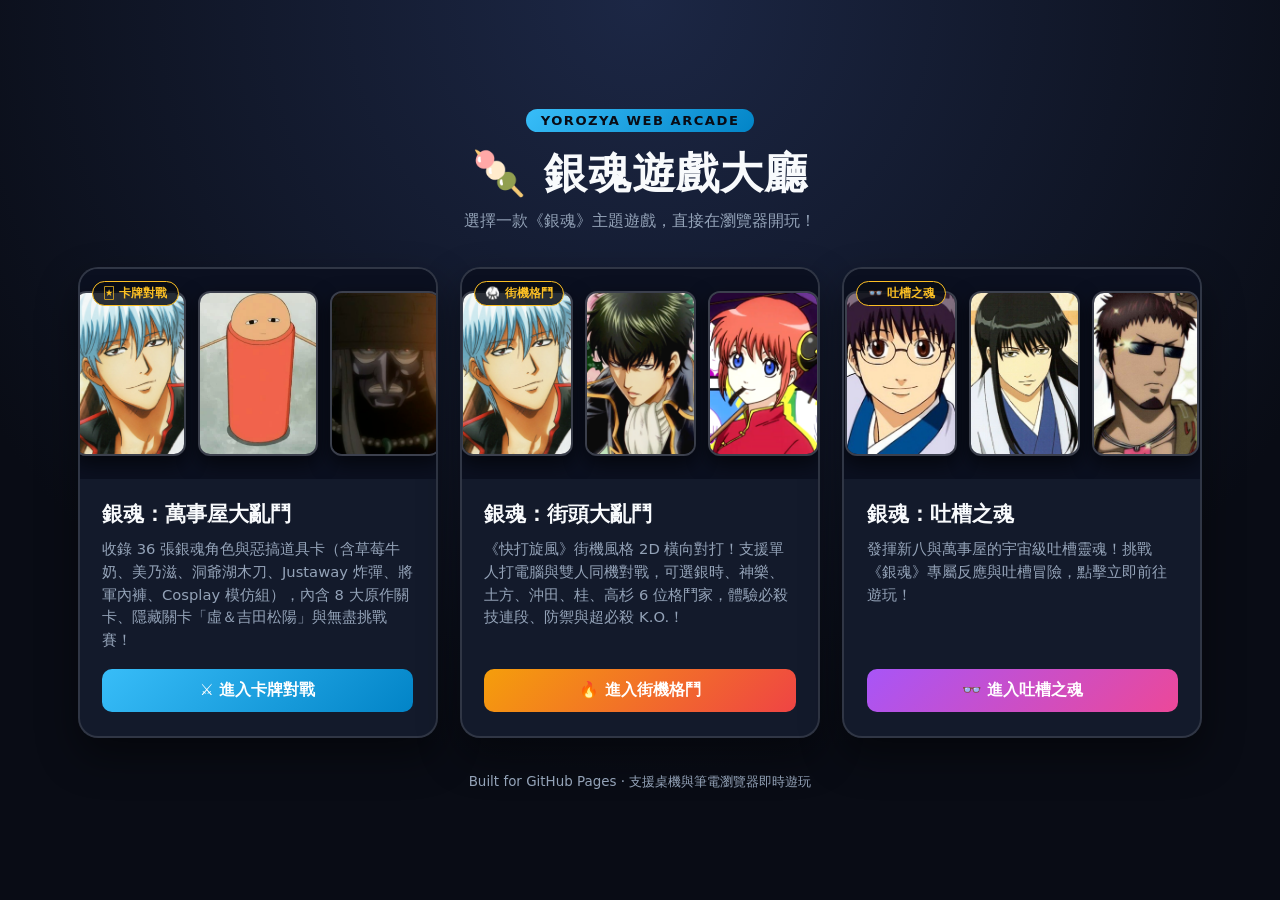
<file: index.html>
<!DOCTYPE html>
<html lang="zh-Hant">
<head>
  <meta charset="UTF-8" />
  <meta name="viewport" content="width=device-width, initial-scale=1.0" />
  <title>銀魂遊戲大廳 — GINTAMA WEB ARCADE</title>
  <style>
    :root {
      --bg: #090c15;
      --panel: #131a2b;
      --border: rgba(255, 255, 255, 0.12);
      --gold: #fbbf24;
      --cyan: #38bdf8;
      --crimson: #ef4444;
      --text: #f8fafc;
      --muted: #94a3b8;
    }
    * { box-sizing: border-box; margin: 0; padding: 0; }
    body {
      font-family: "Noto Sans TC", "Microsoft JhengHei", system-ui, sans-serif;
      background: radial-gradient(circle at top center, #1c2745 0%, var(--bg) 70%);
      color: var(--text);
      min-height: 100vh;
      display: flex;
      flex-direction: column;
      align-items: center;
      justify-content: center;
      padding: 2rem 1.2rem;
    }
    .header {
      text-align: center;
      margin-bottom: 2.2rem;
    }
    .badge {
      display: inline-block;
      background: linear-gradient(135deg, #38bdf8, #0284c7);
      color: #090c15;
      font-weight: 900;
      padding: 0.25rem 0.9rem;
      border-radius: 999px;
      font-size: 0.82rem;
      letter-spacing: 1.5px;
      margin-bottom: 0.75rem;
    }
    .header h1 {
      font-size: clamp(1.8rem, 4vw, 2.7rem);
      letter-spacing: 1px;
      margin-bottom: 0.5rem;
    }
    .header p {
      color: var(--muted);
      font-size: 1rem;
    }
    .grid {
      display: grid;
      grid-template-columns: repeat(auto-fit, minmax(min(100%, 280px), 360px));
      gap: 1.4rem;
      width: 100%;
      max-width: 1180px;
      justify-content: center;
    }
    .game-card {
      background: var(--panel);
      border: 2px solid var(--border);
      border-radius: 20px;
      overflow: hidden;
      display: flex;
      flex-direction: column;
      text-decoration: none;
      color: inherit;
      transition: transform 0.2s ease, border-color 0.2s ease, box-shadow 0.2s ease;
      box-shadow: 0 18px 40px rgba(0, 0, 0, 0.45);
    }
    .game-card:hover {
      transform: translateY(-6px);
      border-color: var(--gold);
      box-shadow: 0 22px 50px rgba(251, 191, 36, 0.22);
    }
    .thumb {
      height: 210px;
      background: #0b1020;
      display: flex;
      align-items: center;
      justify-content: center;
      gap: 0.75rem;
      padding: 1rem;
      position: relative;
      overflow: hidden;
    }
    .thumb img {
      height: 165px;
      width: 120px;
      object-fit: cover;
      object-position: top center;
      border-radius: 12px;
      border: 2px solid rgba(255, 255, 255, 0.2);
      box-shadow: 0 8px 20px rgba(0, 0, 0, 0.6);
    }
    .tag {
      position: absolute;
      top: 12px;
      left: 12px;
      background: rgba(9, 12, 21, 0.85);
      border: 1px solid var(--gold);
      color: var(--gold);
      font-size: 0.75rem;
      font-weight: 800;
      padding: 0.2rem 0.65rem;
      border-radius: 999px;
    }
    .body {
      padding: 1.3rem 1.4rem 1.5rem;
      display: flex;
      flex-direction: column;
      gap: 0.65rem;
      flex: 1;
    }
    .body h2 {
      font-size: 1.3rem;
    }
    .body p {
      color: var(--muted);
      font-size: 0.92rem;
      line-height: 1.55;
      flex: 1;
    }
    .play-btn {
      display: inline-block;
      text-align: center;
      margin-top: 0.4rem;
      padding: 0.7rem 1.2rem;
      border-radius: 10px;
      font-weight: 800;
      font-size: 0.98rem;
      background: linear-gradient(135deg, #38bdf8, #0284c7);
      color: #fff;
    }
    .game-card.fighter .play-btn {
      background: linear-gradient(135deg, #f59e0b, #ef4444);
    }
    .game-card.tsukkomi .play-btn {
      background: linear-gradient(135deg, #a855f7, #ec4899);
    }
    .footer {
      margin-top: 2.2rem;
      color: var(--muted);
      font-size: 0.84rem;
    }
  </style>
</head>
<body>
  <header class="header">
    <span class="badge">YOROZYA WEB ARCADE</span>
    <h1>🍡 銀魂遊戲大廳</h1>
    <p>選擇一款《銀魂》主題遊戲，直接在瀏覽器開玩！</p>
  </header>

  <main class="grid">
    <a class="game-card" href="./card-game/">
      <div class="thumb">
        <span class="tag">🃏 卡牌對戰</span>
        <img src="./card-game/assets/cards/char_672.png" alt="坂田銀時" />
        <img src="./card-game/assets/cards/item_justaway.png" alt="Justaway" />
        <img src="./card-game/assets/cards/char_124135.png" alt="虛" />
      </div>
      <div class="body">
        <h2>銀魂：萬事屋大亂鬥</h2>
        <p>收錄 36 張銀魂角色與惡搞道具卡（含草莓牛奶、美乃滋、洞爺湖木刀、Justaway 炸彈、將軍內褲、Cosplay 模仿組），內含 8 大原作關卡、隱藏關卡「虛＆吉田松陽」與無盡挑戰賽！</p>
        <span class="play-btn">⚔️ 進入卡牌對戰</span>
      </div>
    </a>

    <a class="game-card fighter" href="./street-fighter/">
      <div class="thumb">
        <span class="tag">🥋 街機格鬥</span>
        <img src="./street-fighter/assets/gintoki.png" alt="坂田銀時" />
        <img src="./street-fighter/assets/hijikata.png" alt="土方十四郎" />
        <img src="./street-fighter/assets/kagura.png" alt="神樂" />
      </div>
      <div class="body">
        <h2>銀魂：街頭大亂鬥</h2>
        <p>《快打旋風》街機風格 2D 橫向對打！支援單人打電腦與雙人同機對戰，可選銀時、神樂、土方、沖田、桂、高杉 6 位格鬥家，體驗必殺技連段、防禦與超必殺 K.O.！</p>
        <span class="play-btn">🔥 進入街機格鬥</span>
      </div>
    </a>

    <a class="game-card tsukkomi" href="https://joselee12oc-max.github.io/gintama-soul-of-tsukkomi/">
      <div class="thumb">
        <span class="tag">👓 吐槽之魂</span>
        <img src="./card-game/assets/cards/char_673.jpg" alt="志村新八" />
        <img src="./card-game/assets/cards/char_1533.png" alt="桂小太郎" />
        <img src="./card-game/assets/cards/char_3760.png" alt="長谷川泰三" />
      </div>
      <div class="body">
        <h2>銀魂：吐槽之魂</h2>
        <p>發揮新八與萬事屋的宇宙級吐槽靈魂！挑戰《銀魂》專屬反應與吐槽冒險，點擊立即前往遊玩！</p>
        <span class="play-btn">👓 進入吐槽之魂</span>
      </div>
    </a>
  </main>

  <footer class="footer">
    Built for GitHub Pages · 支援桌機與筆電瀏覽器即時遊玩
  </footer>
</body>
</html>
</file>
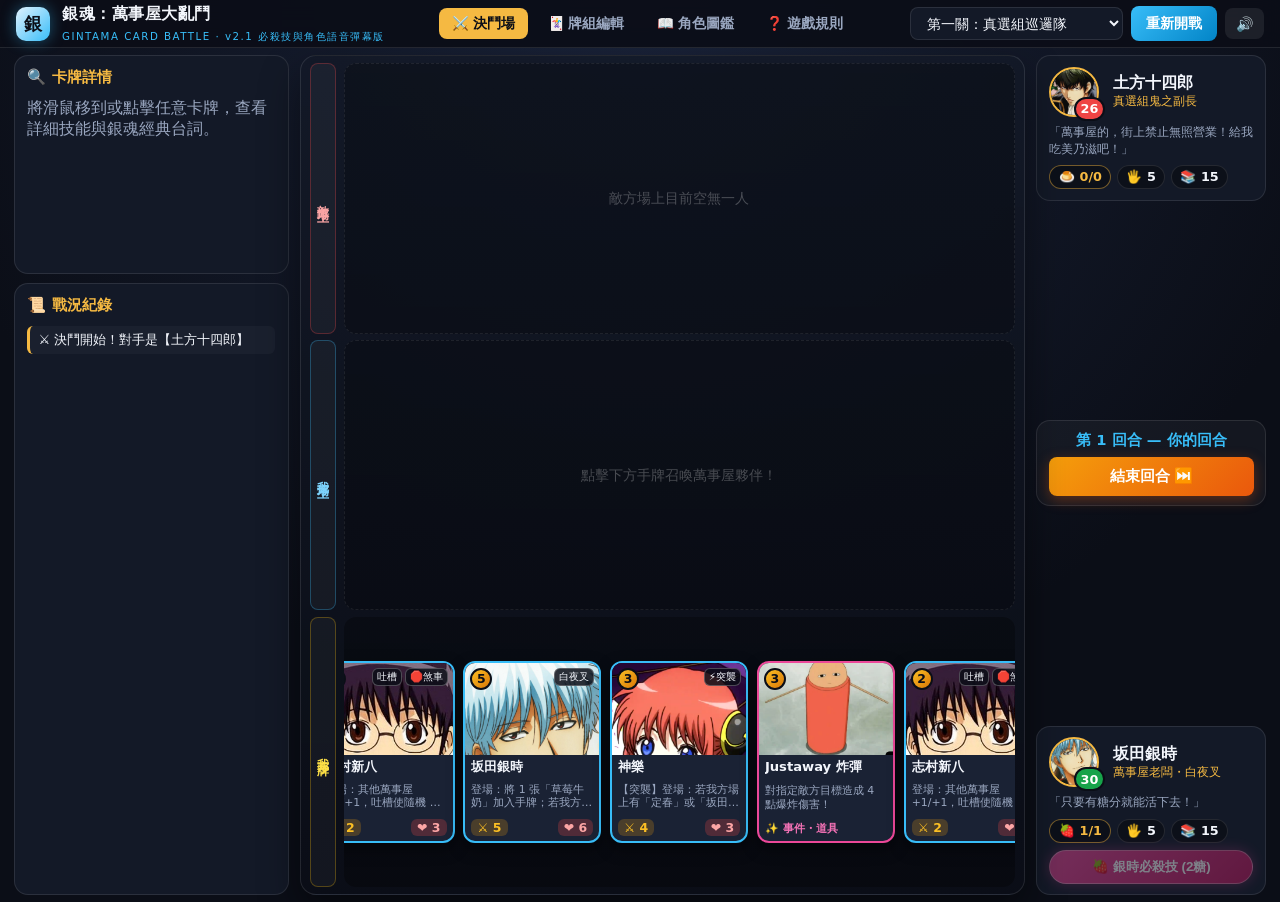
<file: card-game/index.html>
<!DOCTYPE html>
<html lang="zh-Hant">
<head>
  <meta charset="UTF-8" />
  <meta name="viewport" content="width=device-width, initial-scale=1.0" />
  <meta http-equiv="Cache-Control" content="no-cache, no-store, must-revalidate" />
  <meta http-equiv="Pragma" content="no-cache" />
  <meta http-equiv="Expires" content="0" />
  <title>銀魂：萬事屋大亂鬥 v2.1 — Gintama Card Battle</title>
  <link rel="stylesheet" href="styles.css?v=20261118_2" />
</head>
<body>
  <div id="app">
    <!-- Top Navigation Bar -->
    <header class="topbar">
      <div class="brand">
        <span class="brand-badge">銀</span>
        <div class="brand-text">
          <h1>銀魂：萬事屋大亂鬥</h1>
          <span class="subtitle">GINTAMA CARD BATTLE · v2.1 必殺技與角色語音彈幕版</span>
        </div>
      </div>

      <nav class="nav-tabs" aria-label="主選單">
        <button class="nav-btn active" data-tab="battle">⚔️ 決鬥場</button>
        <button class="nav-btn" data-tab="deck">🃏 牌組編輯</button>
        <button class="nav-btn" data-tab="gallery">📖 角色圖鑑</button>
        <button class="nav-btn" data-tab="rules">❓ 遊戲規則</button>
      </nav>

      <div class="topbar-actions">
        <select id="stage-select" class="stage-select" title="選擇關卡"></select>
        <button id="btn-new-game" class="btn btn-primary">重新開戰</button>
        <button id="btn-sound" class="btn btn-icon" title="音效開關">🔊</button>
      </div>
    </header>

    <!-- Main Content Views -->
    <main class="main-container">
      <!-- BATTLE VIEW -->
      <section id="view-battle" class="view active">
        <div class="battle-layout">
          <!-- 左側欄：敵我雙方主將 ＋ 回合控制 -->
          <aside class="hero-column">
            <!-- Enemy Hero Card -->
            <div class="hero-bar enemy-hero" id="enemy-hero-box">
              <div class="hero-profile">
                <div class="hero-avatar-wrap">
                  <img id="enemy-avatar" src="" alt="Enemy" class="hero-avatar" />
                  <span class="hero-hp-badge" id="enemy-hp">30</span>
                </div>
                <div class="hero-meta">
                  <div class="hero-name" id="enemy-name">土方十四郎</div>
                  <div class="hero-title" id="enemy-title">真選組鬼之副長</div>
                </div>
              </div>
              <div class="hero-quote" id="enemy-taunt">「給我多加點美乃滋！」</div>
              <div class="hero-resources">
                <div class="resource-pill sugar-pill" title="敵方糖分">
                  <span>🍮</span> <span id="enemy-sugar">1/1</span>
                </div>
                <div class="resource-pill" title="敵方手牌">
                  <span>🖐️</span> <span id="enemy-hand-count">3</span>
                </div>
                <div class="resource-pill" title="敵方牌庫">
                  <span>📚</span> <span id="enemy-deck-count">17</span>
                </div>
              </div>
            </div>

            <!-- Center Status Strip -->
            <div class="center-strip">
              <div class="turn-indicator" id="turn-indicator">第 1 回合 — 你的回合</div>
              <div class="targeting-banner hidden" id="targeting-banner">
                <span id="targeting-text">請選擇目標</span>
                <button id="btn-cancel-target" class="btn btn-sm btn-ghost">取消</button>
              </div>
              <button id="btn-end-turn" class="btn btn-end-turn">結束回合 ⏭️</button>
            </div>

            <!-- Player Hero Card -->
            <div class="hero-bar player-hero" id="player-hero-box">
              <div class="hero-profile">
                <div class="hero-avatar-wrap">
                  <img id="player-avatar" src="" alt="Player" class="hero-avatar" />
                  <span class="hero-hp-badge player-hp" id="player-hp">30</span>
                </div>
                <div class="hero-meta">
                  <div class="hero-name">坂田銀時</div>
                  <div class="hero-title">萬事屋老闆・白夜叉</div>
                </div>
              </div>
              <div class="hero-quote" id="player-taunt">「只要有糖分就能活下去！」</div>
              <div class="hero-resources">
                <div class="resource-pill sugar-pill" title="可用糖分">
                  <span>🍓</span> <span id="player-sugar">1/1</span>
                </div>
                <div class="resource-pill" title="手牌數量">
                  <span>🖐️</span> <span id="player-hand-count">3</span>
                </div>
                <div class="resource-pill" title="牌庫剩餘">
                  <span>📚</span> <span id="player-deck-count">17</span>
                </div>
              </div>
              <button id="btn-hero-skill" class="btn hero-skill-btn" title="每回合限1次：消耗2糖分，回復2體力並對敵方全體造成1點傷害（≤15血變為2點）">
                🍓 銀時必殺技 (2糖)
              </button>
            </div>
          </aside>

          <!-- 中央主戰場：只放敵方場上、我方場上、手牌，空間超大字體清晰！ -->
          <div class="arena">
            <div class="arena-zone">
              <span class="zone-label enemy-label">敵方場上</span>
              <div class="board-row enemy-board" id="enemy-board"></div>
            </div>

            <div class="arena-zone">
              <span class="zone-label player-label">我方場上</span>
              <div class="board-row player-board" id="player-board"></div>
            </div>

            <div class="arena-zone hand-zone">
              <span class="zone-label hand-label">我方手牌</span>
              <div class="hand-tray" id="player-hand"></div>
            </div>

            <!-- 漫畫風角色台詞彈幕 -->
            <div id="comic-toast" class="comic-toast hidden">
              <img id="toast-avatar" src="assets/cards/char_672.png" alt="" />
              <div>
                <div id="toast-speaker" class="toast-speaker">坂田銀時</div>
                <div id="toast-text" class="toast-text">「只要有糖分就能活下去！」</div>
              </div>
            </div>
          </div>

          <!-- Right Sidebar: Card Inspector & Battle Log -->
          <aside class="battle-sidebar">
            <div class="panel inspector-panel">
              <h3>🔍 卡牌詳情</h3>
              <div id="card-inspector" class="inspector-content">
                <p class="muted">將滑鼠移到或點擊任意卡牌，查看詳細技能與銀魂經典台詞。</p>
              </div>
            </div>
            <div class="panel log-panel">
              <h3>📜 戰況紀錄</h3>
              <div id="battle-log" class="battle-log"></div>
            </div>
          </aside>
        </div>
      </section>

      <!-- DECK BUILDER VIEW -->
      <section id="view-deck" class="view">
        <div class="deck-layout">
          <div class="deck-collection">
            <div class="view-header">
              <h2>所有可用卡牌</h2>
              <div class="filter-bar">
                <button class="filter-btn active" data-faction="all">全部</button>
                <button class="filter-btn" data-faction="yorozuya">萬事屋</button>
                <button class="filter-btn" data-faction="shinsengumi">真選組</button>
                <button class="filter-btn" data-faction="joui">攘夷・鬼兵隊</button>
                <button class="filter-btn" data-faction="kabukicho">歌舞伎町・其他</button>
                <button class="filter-btn" data-faction="spell">事件・道具</button>
              </div>
            </div>
            <div id="deck-card-pool" class="card-grid"></div>
          </div>
          <aside class="deck-sidebar panel">
            <div class="deck-sidebar-header">
              <h3>我的牌組 (<span id="deck-count">0</span>/20)</h3>
              <div class="deck-actions">
                <button id="btn-reset-deck" class="btn btn-sm btn-ghost">預設牌組</button>
                <button id="btn-save-deck" class="btn btn-sm btn-primary">套用並開戰</button>
              </div>
            </div>
            <p class="muted small">點擊左側卡牌加入（每張最多 2 張），點擊右側列表移除。需滿 20 張。</p>
            <div id="current-deck-list" class="deck-list"></div>
          </aside>
        </div>
      </section>

      <!-- GALLERY VIEW -->
      <section id="view-gallery" class="view">
        <div class="view-header">
          <h2>📖 銀魂角色與道具圖鑑</h2>
          <p class="muted">收錄萬事屋、真選組、攘夷志士、歌舞伎町住民與經典搞笑道具！</p>
        </div>
        <div id="gallery-grid" class="card-grid gallery-grid"></div>
      </section>

      <!-- RULES VIEW -->
      <section id="view-rules" class="view">
        <div class="rules-card panel">
          <h2>❓ 銀魂：萬事屋大亂鬥 — 完整遊戲規則</h2>
          <div class="rules-grid">
            <div class="rule-block">
              <h3>1. 回合流程與糖分 🍓</h3>
              <ul>
                <li><strong>開局與補牌</strong>：雙方各有 20 張牌組，開局直接抽滿 <strong>5 張手牌</strong>；每當出牌使手牌低於 5 張時，會自動從牌庫<strong>隨時補滿 5 張</strong>（直到牌庫抽完）。</li>
                <li><strong>回合開始</strong>：糖分上限 +1（最高 10 點）並補滿，同時抽 1 張牌（手牌上限 5 張）。</li>
                <li><strong>出牌</strong>：點擊手牌中糖分足夠（藍色發光）的卡牌，即可召喚角色上場或施放事件／道具。</li>
              </ul>
            </div>
            <div class="rule-block">
              <h3>2. 召喚、攻擊與操作 ⚔️</h3>
              <ul>
                <li>場上最多可同時存在 <strong>5 名角色</strong>。</li>
                <li>一般角色登場當回合需待機；<strong>綠框發光</strong>代表本回合可攻擊。</li>
                <li><strong>攻擊方式</strong>：點擊己方綠框角色 → 再點擊敵方角色或敵方主將！</li>
                <li><strong>指定道具</strong>：點擊需要目標的道具卡後，點選對應的友方或敵方目標（可按「取消」收回）。</li>
              </ul>
            </div>
            <div class="rule-block">
              <h3>3. 前列防線與技能關鍵詞 🛡️</h3>
              <ul>
                <li><strong>嘲諷 (前列擋箭牌)</strong>：敵人必須先擊敗所有具「嘲諷」的角色，才能攻擊其他角色或主將。</li>
                <li><strong>煞車 (停攻控場 🛑)</strong>：中了「煞車」的角色下回合無法攻擊（如將軍大人、新八吐槽、月詠苦無、阿姆斯特朗砲）。</li>
                <li><strong>護盾 (🛡️)</strong>：抵擋第一次受到的戰鬥或技能傷害，破盾後才開始扣血。</li>
                <li><strong>突襲</strong>：登場當回合即可立刻攻擊。</li>
                <li><strong>登場 / 亡語 / 白夜叉</strong>：進場或退場時觸發特殊效果；銀時在我方 ≤ 15 血時會覺醒！</li>
              </ul>
            </div>
            <div class="rule-block">
              <h3>4. 勝負條件與關卡 🏆</h3>
              <ul>
                <li><strong>獲勝條件</strong>：將敵方主將體力打到 <strong>0</strong>，或讓敵方<strong>牌庫耗盡（無牌可抽）</strong>即立刻獲勝！</li>
                <li><strong>敗北條件</strong>：我方主將體力歸 0，或我方牌庫耗盡無牌可抽。</li>
                <li><strong>8 大經典關卡</strong>：從真選組巡邏隊一路打到 MADAO 究極逆襲，也可到「牌組編輯」自由調整 20 張牌組（同卡最多 2 張）。</li>
              </ul>
            </div>
          </div>
        </div>
      </section>
    </main>
  </div>

  <!-- Victory / Defeat Modal -->
  <div id="result-modal" class="modal hidden">
    <div id="modal-box" class="modal-box">
      <div id="modal-badge" class="result-badge win">WIN · 你贏了！</div>
      <div id="modal-emoji" class="modal-emoji">🏆</div>
      <h2 id="modal-title">勝利！</h2>
      <div id="modal-reason" class="modal-reason"></div>
      <div class="modal-quote-box">
        <img id="modal-speaker-img" src="assets/cards/char_672.png" alt="角色頭像" class="modal-speaker-avatar" />
        <div class="modal-quote-content">
          <div id="modal-speaker-name" class="modal-speaker-name">坂田銀時</div>
          <p id="modal-quote-text" class="modal-quote-text">「只要有糖分就能活下去！」</p>
        </div>
      </div>
      <p id="modal-desc" class="modal-subdesc"></p>
      <div class="modal-actions">
        <button id="btn-modal-retry" class="btn btn-primary">再戰一局</button>
        <button id="btn-modal-next" class="btn btn-accent">挑戰下一關</button>
      </div>
    </div>
  </div>

  <script src="cards.js?v=20261118_2"></script>
  <script src="game.js?v=20261118_2"></script>
</body>
</html>
</file>
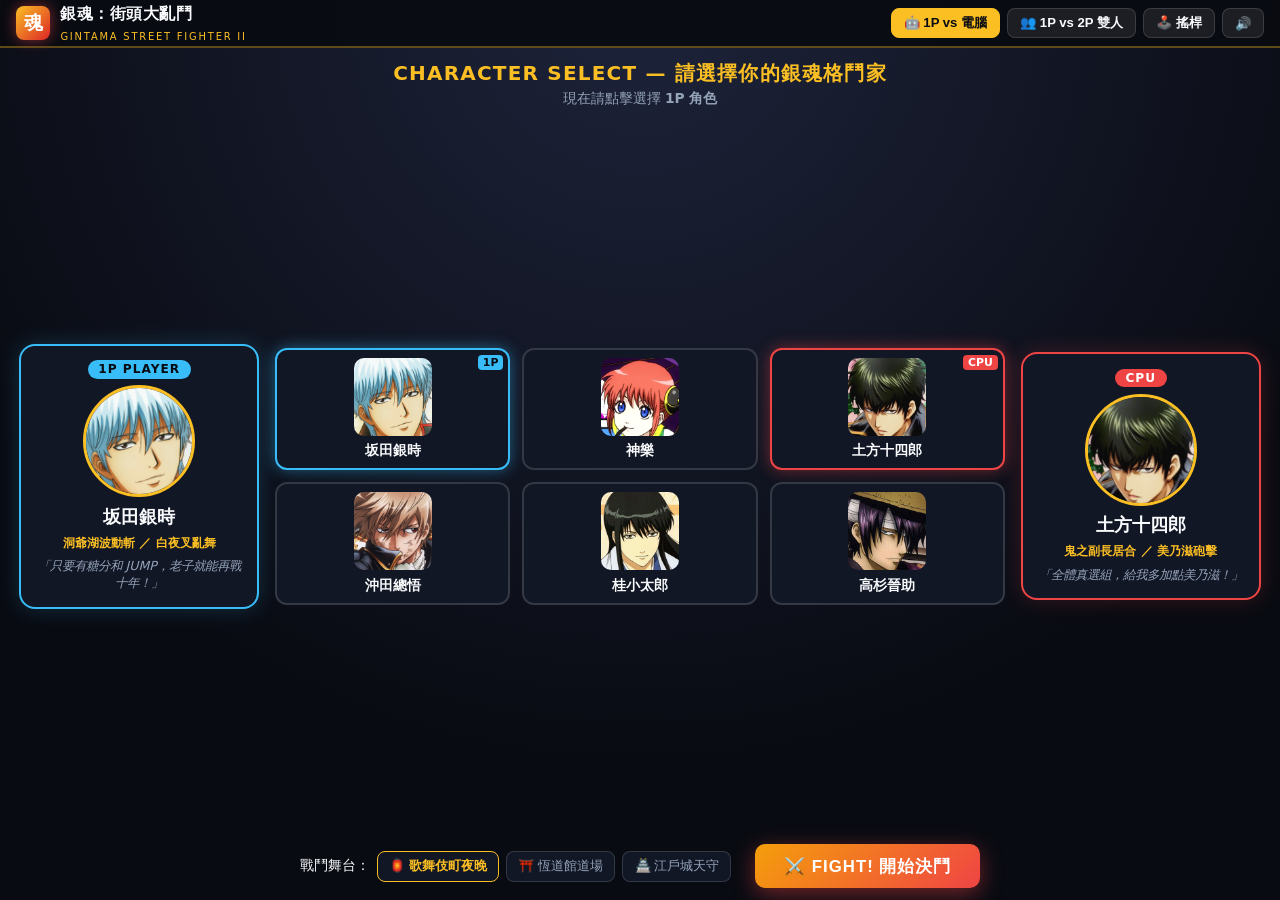
<file: street-fighter/index.html>
<!DOCTYPE html>
<html lang="zh-Hant">
<head>
  <meta charset="UTF-8" />
  <meta name="viewport" content="width=device-width, initial-scale=1.0" />
  <meta http-equiv="Cache-Control" content="no-cache, no-store, must-revalidate" />
  <title>銀魂：街頭大亂鬥 — GINTAMA FIGHTER II</title>
  <link rel="stylesheet" href="styles.css?v=3" />
</head>
<body>
  <div id="app">
    <!-- 頂部街機標題列 -->
    <header class="topbar">
      <div class="brand">
        <span class="arcade-badge">魂</span>
        <div>
          <h1>銀魂：街頭大亂鬥</h1>
          <span class="subtitle">GINTAMA STREET FIGHTER II</span>
        </div>
      </div>

      <div class="mode-switch">
        <button id="btn-mode-cpu" class="mode-btn active">🤖 1P vs 電腦</button>
        <button id="btn-mode-pvp" class="mode-btn">👥 1P vs 2P 雙人</button>
        <button id="btn-touch-toggle" class="mode-btn" title="切換虛擬觸控搖桿">🕹️ 搖桿</button>
        <button id="btn-back-select" class="mode-btn hidden">🔙 重新選角</button>
        <button id="btn-sound" class="mode-btn" title="音效開關">🔊</button>
      </div>
    </header>

    <!-- 選角畫面 -->
    <section id="select-screen" class="screen active">
      <div class="select-header">
        <h2>CHARACTER SELECT — 請選擇你的銀魂格鬥家</h2>
        <p id="select-hint" class="select-hint">點擊角色選擇 <strong>1P</strong>，再點擊選擇對手 <strong>2P</strong></p>
      </div>

      <div class="select-stage">
        <!-- 1P 預覽框 -->
        <div class="preview-card p1-preview">
          <div class="player-tag p1-tag">1P PLAYER</div>
          <img id="p1-preview-img" src="assets/gintoki.png" alt="1P" />
          <h3 id="p1-preview-name">坂田銀時</h3>
          <div id="p1-preview-style" class="preview-style">洞爺湖波動斬 ／ 白夜叉亂舞</div>
          <p id="p1-preview-quote" class="preview-quote">「只要有糖分就能戰到最後！」</p>
        </div>

        <!-- 中央角色格 -->
        <div id="fighter-grid" class="fighter-grid"></div>

        <!-- 2P 預覽框 -->
        <div class="preview-card p2-preview">
          <div class="player-tag p2-tag" id="p2-tag-label">CPU</div>
          <img id="p2-preview-img" src="assets/hijikata.png" alt="2P" />
          <h3 id="p2-preview-name">土方十四郎</h3>
          <div id="p2-preview-style" class="preview-style">鬼之副長居合 ／ 美乃滋砲</div>
          <p id="p2-preview-quote" class="preview-quote">「全體真選組，給我多加點美乃滋！」</p>
        </div>
      </div>

      <div class="select-footer">
        <div class="stage-picker">
          <span>戰鬥舞台：</span>
          <button class="stage-btn active" data-stage="kabukicho">🏮 歌舞伎町夜晚</button>
          <button class="stage-btn" data-stage="dojo">⛩️ 恆道館道場</button>
          <button class="stage-btn" data-stage="edo">🏯 江戶城天守</button>
        </div>
        <button id="btn-start-fight" class="btn-fight">⚔️ FIGHT! 開始決鬥</button>
      </div>
    </section>

    <!-- 對戰畫面 -->
    <section id="battle-screen" class="screen">
      <div class="canvas-wrap">
        <canvas id="game-canvas" width="1120" height="540"></canvas>
      </div>

      <!-- 手機 / 平板觸控虛擬街機搖桿與按鍵 -->
      <div id="touch-controls" class="touch-controls">
        <div class="touch-player-group">
          <div class="dpad">
            <button class="touch-btn dpad-up" data-key="KeyW">⬆️</button>
            <div class="dpad-mid">
              <button class="touch-btn dpad-left" data-key="KeyA">⬅️</button>
              <button class="touch-btn dpad-down" data-key="KeyS">⬇️</button>
              <button class="touch-btn dpad-right" data-key="KeyD">➡️</button>
            </div>
          </div>
          <div class="action-pad">
            <button class="touch-btn atk-btn atk-light" data-key="KeyJ">輕攻</button>
            <button class="touch-btn atk-btn atk-heavy" data-key="KeyK">重攻</button>
            <button class="touch-btn atk-btn atk-special" data-key="KeyL">必殺</button>
            <button class="touch-btn atk-btn atk-super" data-key="KeyU">超必殺</button>
          </div>
        </div>

        <div id="touch-p2-panel" class="touch-player-group p2-touch hidden">
          <div class="dpad">
            <button class="touch-btn dpad-up" data-key="ArrowUp">⬆️</button>
            <div class="dpad-mid">
              <button class="touch-btn dpad-left" data-key="ArrowLeft">⬅️</button>
              <button class="touch-btn dpad-down" data-key="ArrowDown">⬇️</button>
              <button class="touch-btn dpad-right" data-key="ArrowRight">➡️</button>
            </div>
          </div>
          <div class="action-pad">
            <button class="touch-btn atk-btn atk-light" data-key="Numpad1">2P輕</button>
            <button class="touch-btn atk-btn atk-heavy" data-key="Numpad2">2P重</button>
            <button class="touch-btn atk-btn atk-special" data-key="Numpad3">2P必</button>
            <button class="touch-btn atk-btn atk-super" data-key="Numpad4">2P超</button>
          </div>
        </div>
      </div>

      <!-- 底部操作提示列 -->
      <footer class="controls-bar">
        <div class="ctrl-group">
          <span class="ctrl-tag p1">1P 操作</span>
          <span>移動 <b>A / D</b> (或 ← →)</span>
          <span>跳躍 <b>W</b> (或 ↑)</span>
          <span>防禦 <b>S / 後退</b></span>
          <span>輕攻 <b>J</b></span>
          <span>重攻 <b>K</b></span>
          <span>必殺技 <b>L</b></span>
          <span>超必殺 <b>U</b> (滿氣)</span>
        </div>
        <div class="ctrl-group" id="p2-ctrl-hint">
          <span class="ctrl-tag p2">2P 雙人</span>
          <span>移動 <b>← / →</b></span>
          <span>跳 <b>↑</b></span>
          <span>蹲 <b>↓</b></span>
          <span>攻擊 <b>1 / 2 / 3 / 4</b> (小鍵盤或 , . / ;)</span>
        </div>
      </footer>
    </section>
  </div>

  <!-- 勝利結算彈窗 -->
  <div id="ko-modal" class="modal hidden">
    <div class="modal-box">
      <div class="ko-badge">K.O. — WINNER!</div>
      <img id="winner-img" src="assets/gintoki.png" alt="Winner" class="winner-avatar" />
      <h2 id="winner-name">坂田銀時 獲勝！</h2>
      <p id="winner-quote" class="winner-quote">「真是的，打架可是很消耗糖分的啊。」</p>
      <div class="modal-actions">
        <button id="btn-rematch" class="btn-fight">🔥 再戰一場</button>
        <button id="btn-reselect" class="btn-secondary">🔙 回選角畫面</button>
      </div>
    </div>
  </div>

  <script src="fighters.js?v=3"></script>
  <script src="game.js?v=3"></script>
</body>
</html>
</file>
<file: card-game/styles.css>
:root {
  --bg-deep: #0b0e17;
  --bg-panel: #131927;
  --bg-card: #1a2234;
  --border-subtle: rgba(255, 255, 255, 0.1);
  --text-main: #f3f6fc;
  --text-muted: #9aa7c0;
  --accent-gold: #f5b942;
  --accent-cyan: #38bdf8;
  --accent-crimson: #ef4444;
  --accent-green: #22c55e;
  --accent-purple: #a855f7;
  --yorozuya: #38bdf8;
  --shinsengumi: #eab308;
  --joui: #a855f7;
  --kabukicho: #f97316;
  --spell: #ec4899;
}

* {
  box-sizing: border-box;
  margin: 0;
  padding: 0;
}

body {
  font-family: "Noto Sans TC", "Microsoft JhengHei", system-ui, -apple-system, sans-serif;
  background: radial-gradient(circle at top center, #1a233a 0%, var(--bg-deep) 65%);
  color: var(--text-main);
  min-height: 100vh;
  overflow-x: hidden;
}

.hidden {
  display: none !important;
}

.muted {
  color: var(--text-muted);
}

.small {
  font-size: 0.85rem;
}

/* Topbar */
.topbar {
  display: flex;
  align-items: center;
  justify-content: space-between;
  gap: 1rem;
  padding: 0.7rem 1.4rem;
  background: rgba(11, 14, 23, 0.92);
  border-bottom: 1px solid var(--border-subtle);
  backdrop-filter: blur(10px);
  position: sticky;
  top: 0;
  z-index: 40;
}

.brand {
  display: flex;
  align-items: center;
  gap: 0.75rem;
}

.brand-badge {
  width: 40px;
  height: 40px;
  border-radius: 10px;
  background: linear-gradient(135deg, #e0f2fe, #38bdf8);
  color: #0b0e17;
  font-weight: 900;
  font-size: 1.4rem;
  display: grid;
  place-items: center;
  box-shadow: 0 0 15px rgba(56, 189, 248, 0.4);
}

.brand-text h1 {
  font-size: 1.1rem;
  letter-spacing: 0.5px;
}

.brand-text .subtitle {
  font-size: 0.68rem;
  color: var(--accent-cyan);
  letter-spacing: 1.5px;
}

.nav-tabs {
  display: flex;
  gap: 0.4rem;
}

.nav-btn {
  background: transparent;
  border: 1px solid transparent;
  color: var(--text-muted);
  padding: 0.45rem 0.9rem;
  border-radius: 8px;
  cursor: pointer;
  font-size: 0.92rem;
  font-weight: 600;
  transition: all 0.18s ease;
}

.nav-btn:hover {
  color: var(--text-main);
  background: rgba(255, 255, 255, 0.06);
}

.nav-btn.active {
  color: #0b0e17;
  background: var(--accent-gold);
}

.topbar-actions {
  display: flex;
  align-items: center;
  gap: 0.5rem;
}

.stage-select {
  background: var(--bg-panel);
  color: var(--text-main);
  border: 1px solid var(--border-subtle);
  border-radius: 8px;
  padding: 0.42rem 0.7rem;
  font-size: 0.88rem;
}

/* Buttons */
.btn {
  border: none;
  border-radius: 8px;
  padding: 0.48rem 0.95rem;
  font-weight: 700;
  cursor: pointer;
  font-size: 0.88rem;
  transition: transform 0.12s ease, filter 0.15s ease;
}

.btn:hover:not(:disabled) {
  filter: brightness(1.1);
  transform: translateY(-1px);
}

.btn:disabled {
  opacity: 0.45;
  cursor: not-allowed;
}

.btn-primary {
  background: linear-gradient(135deg, #38bdf8, #0284c7);
  color: #fff;
}

.btn-accent {
  background: linear-gradient(135deg, #f5b942, #d97706);
  color: #0b0e17;
}

.btn-ghost {
  background: rgba(255, 255, 255, 0.08);
  color: var(--text-main);
  border: 1px solid var(--border-subtle);
}

.btn-icon {
  background: rgba(255, 255, 255, 0.08);
  color: var(--text-main);
  padding: 0.45rem 0.65rem;
}

.btn-sm {
  padding: 0.3rem 0.65rem;
  font-size: 0.8rem;
}

.btn-end-turn {
  background: linear-gradient(135deg, #f59e0b, #ea580c);
  color: #fff;
  padding: 0.5rem 1.15rem;
  font-size: 0.92rem;
  box-shadow: 0 4px 14px rgba(234, 88, 12, 0.35);
}

/* Views */
.main-container {
  max-width: 1480px;
  margin: 0 auto;
  padding: 0.9rem 1.2rem 1.5rem;
}

.view {
  display: none;
}

.view.active {
  display: block;
}

/* Battle Layout */
.battle-layout {
  display: grid;
  grid-template-columns: 1fr 310px;
  gap: 1rem;
  align-items: start;
}

.arena {
  display: flex;
  flex-direction: column;
  gap: 0.65rem;
  background: linear-gradient(180deg, rgba(19, 25, 39, 0.85), rgba(11, 14, 23, 0.95));
  border: 1px solid var(--border-subtle);
  border-radius: 16px;
  padding: 0.9rem;
  box-shadow: 0 18px 40px rgba(0, 0, 0, 0.45);
}

/* Hero Bars */
.hero-bar {
  display: flex;
  align-items: center;
  justify-content: space-between;
  gap: 1rem;
  padding: 0.6rem 0.9rem;
  border-radius: 12px;
  background: rgba(255, 255, 255, 0.04);
  border: 1px solid var(--border-subtle);
  transition: box-shadow 0.2s ease, border-color 0.2s ease;
}

.hero-bar.targetable {
  border-color: var(--accent-crimson);
  box-shadow: 0 0 18px rgba(239, 68, 68, 0.55);
  cursor: pointer;
}

.hero-bar.friendly-targetable {
  border-color: var(--accent-green);
  box-shadow: 0 0 18px rgba(34, 197, 94, 0.55);
  cursor: pointer;
}

.hero-profile {
  display: flex;
  align-items: center;
  gap: 0.85rem;
}

.hero-avatar-wrap {
  position: relative;
  width: 56px;
  height: 56px;
  flex-shrink: 0;
}

.hero-avatar {
  width: 56px;
  height: 56px;
  border-radius: 50%;
  object-fit: cover;
  border: 2px solid var(--accent-gold);
  background: #0f172a;
}

.hero-hp-badge {
  position: absolute;
  bottom: -4px;
  right: -6px;
  background: var(--accent-crimson);
  color: #fff;
  font-weight: 800;
  font-size: 0.8rem;
  min-width: 26px;
  height: 24px;
  padding: 0 5px;
  border-radius: 999px;
  display: grid;
  place-items: center;
  border: 2px solid var(--bg-deep);
}

.hero-hp-badge.player-hp {
  background: #16a34a;
}

.hero-name-row {
  display: flex;
  align-items: baseline;
  gap: 0.55rem;
}

.hero-name {
  font-weight: 800;
  font-size: 1.05rem;
}

.hero-title {
  font-size: 0.78rem;
  color: var(--accent-gold);
}

.hero-quote {
  font-size: 0.82rem;
  color: var(--text-muted);
  margin-top: 2px;
}

.hero-resources {
  display: flex;
  gap: 0.5rem;
  flex-wrap: wrap;
}

.resource-pill {
  background: rgba(0, 0, 0, 0.35);
  border: 1px solid var(--border-subtle);
  padding: 0.32rem 0.65rem;
  border-radius: 999px;
  font-size: 0.85rem;
  font-weight: 700;
  display: flex;
  align-items: center;
  gap: 0.3rem;
}

.sugar-pill {
  border-color: rgba(245, 185, 66, 0.45);
  color: var(--accent-gold);
}

/* Board Rows */
.board-row {
  min-height: 176px;
  display: flex;
  justify-content: center;
  align-items: center;
  gap: 0.7rem;
  padding: 0.55rem;
  border-radius: 12px;
  background: rgba(0, 0, 0, 0.24);
  border: 1px dashed rgba(255, 255, 255, 0.08);
  flex-wrap: wrap;
}

.empty-board-hint {
  color: rgba(255, 255, 255, 0.25);
  font-size: 0.88rem;
  pointer-events: none;
}

/* Center Strip */
.center-strip {
  display: flex;
  align-items: center;
  justify-content: space-between;
  gap: 0.75rem;
  padding: 0.35rem 0.6rem;
  background: rgba(255, 255, 255, 0.03);
  border-radius: 10px;
}

.turn-indicator {
  font-weight: 800;
  font-size: 0.95rem;
  color: var(--accent-cyan);
}

.targeting-banner {
  display: flex;
  align-items: center;
  gap: 0.6rem;
  background: rgba(239, 68, 68, 0.2);
  border: 1px solid var(--accent-crimson);
  color: #fecaca;
  padding: 0.28rem 0.7rem;
  border-radius: 999px;
  font-size: 0.85rem;
  font-weight: 700;
}

/* Cards */
.card {
  width: 134px;
  height: 194px;
  border-radius: 12px;
  background: var(--bg-card);
  border: 2px solid rgba(255, 255, 255, 0.18);
  display: flex;
  flex-direction: column;
  overflow: hidden;
  position: relative;
  cursor: pointer;
  user-select: none;
  transition: transform 0.16s ease, box-shadow 0.16s ease, border-color 0.16s ease;
  box-shadow: 0 6px 16px rgba(0, 0, 0, 0.45);
}

.card:hover {
  transform: translateY(-6px) scale(1.03);
  z-index: 10;
}

.card.faction-yorozuya { border-color: var(--yorozuya); }
.card.faction-shinsengumi { border-color: var(--shinsengumi); }
.card.faction-joui { border-color: var(--joui); }
.card.faction-kabukicho { border-color: var(--kabukicho); }
.card.faction-spell { border-color: var(--spell); }

.card.playable {
  box-shadow: 0 0 16px rgba(56, 189, 248, 0.55);
}

.card.ready-attack {
  box-shadow: 0 0 18px rgba(34, 197, 94, 0.7);
  border-color: var(--accent-green);
}

.card.selected {
  transform: translateY(-10px) scale(1.06);
  box-shadow: 0 0 22px rgba(245, 185, 66, 0.9);
  border-color: var(--accent-gold);
}

.card.targetable {
  box-shadow: 0 0 20px rgba(239, 68, 68, 0.85);
  border-color: var(--accent-crimson);
  animation: pulseTarget 1s infinite;
}

.card.friendly-targetable {
  box-shadow: 0 0 20px rgba(34, 197, 94, 0.85);
  border-color: var(--accent-green);
  animation: pulseTarget 1s infinite;
}

.card.shielded {
  box-shadow: 0 0 18px rgba(251, 191, 36, 0.75), inset 0 0 12px rgba(251, 191, 36, 0.25);
}

.card.stunned {
  filter: saturate(0.45) brightness(0.82);
  box-shadow: 0 0 16px rgba(56, 189, 248, 0.7);
}

.card-status-ribbon {
  position: absolute;
  bottom: 4px;
  left: 50%;
  transform: translateX(-50%);
  background: rgba(11, 14, 23, 0.88);
  border: 1px solid rgba(56, 189, 248, 0.75);
  color: #bae6fd;
  font-size: 0.65rem;
  font-weight: 800;
  padding: 1px 6px;
  border-radius: 999px;
  white-space: nowrap;
}

@keyframes pulseTarget {
  0%, 100% { transform: scale(1); }
  50% { transform: scale(1.04); }
}

.card-art-wrap {
  position: relative;
  height: 98px;
  background: #0d1322;
  overflow: hidden;
}

.card-art {
  width: 100%;
  height: 100%;
  object-fit: cover;
  object-position: top center;
}

.card.faction-spell .card-art {
  object-position: center center;
}

.card-cost {
  position: absolute;
  top: 5px;
  left: 5px;
  width: 24px;
  height: 24px;
  border-radius: 50%;
  background: linear-gradient(135deg, #fbbf24, #d97706);
  color: #0b0e17;
  font-weight: 900;
  font-size: 0.8rem;
  display: grid;
  place-items: center;
  border: 2px solid #0b0e17;
}

.card-badges {
  position: absolute;
  top: 5px;
  right: 5px;
  display: flex;
  gap: 3px;
}

.kw-badge {
  background: rgba(11, 14, 23, 0.85);
  border: 1px solid rgba(255, 255, 255, 0.25);
  border-radius: 6px;
  padding: 1px 4px;
  font-size: 0.65rem;
}

.card-body {
  flex: 1;
  padding: 4px 6px 6px;
  display: flex;
  flex-direction: column;
  justify-content: space-between;
}

.card-name {
  font-size: 0.78rem;
  font-weight: 800;
  white-space: nowrap;
  overflow: hidden;
  text-overflow: ellipsis;
}

.card-desc {
  font-size: 0.65rem;
  color: var(--text-muted);
  line-height: 1.25;
  display: -webkit-box;
  -webkit-line-clamp: 3;
  -webkit-box-orient: vertical;
  overflow: hidden;
}

.card-stats {
  display: flex;
  justify-content: space-between;
  align-items: center;
  margin-top: 2px;
}

.stat-atk, .stat-hp {
  font-weight: 900;
  font-size: 0.78rem;
  padding: 1px 6px;
  border-radius: 6px;
}

.stat-atk {
  background: rgba(245, 158, 11, 0.22);
  color: #fbbf24;
}

.stat-hp {
  background: rgba(239, 68, 68, 0.25);
  color: #fca5a5;
}

.stat-spell {
  font-size: 0.68rem;
  color: #f472b6;
  font-weight: 700;
}

/* Hand Tray */
.hand-tray {
  display: flex;
  justify-content: center;
  align-items: center;
  gap: 0.55rem;
  min-height: 190px;
  padding: 0.55rem;
  background: rgba(0, 0, 0, 0.3);
  border-radius: 12px;
  overflow-x: auto;
}

/* Sidebar Panels */
.battle-sidebar {
  display: flex;
  flex-direction: column;
  gap: 0.85rem;
}

.panel {
  background: var(--bg-panel);
  border: 1px solid var(--border-subtle);
  border-radius: 14px;
  padding: 0.9rem;
}

.panel h3 {
  font-size: 0.95rem;
  margin-bottom: 0.65rem;
  color: var(--accent-gold);
}

.inspector-content {
  min-height: 220px;
}

.inspector-card-preview {
  display: flex;
  gap: 0.75rem;
  align-items: flex-start;
  margin-bottom: 0.6rem;
}

.inspector-card-preview img {
  width: 84px;
  height: 112px;
  object-fit: cover;
  object-position: top center;
  border-radius: 10px;
  border: 2px solid var(--accent-cyan);
}

.inspector-meta h4 {
  font-size: 1.02rem;
  margin-bottom: 0.2rem;
}

.inspector-tags {
  display: flex;
  flex-wrap: wrap;
  gap: 0.3rem;
  margin: 0.35rem 0;
}

.tag {
  font-size: 0.72rem;
  padding: 2px 6px;
  border-radius: 6px;
  background: rgba(255, 255, 255, 0.08);
}

.inspector-quote {
  margin-top: 0.5rem;
  padding: 0.5rem 0.65rem;
  border-left: 3px solid var(--accent-gold);
  background: rgba(245, 185, 66, 0.08);
  font-size: 0.82rem;
  font-style: italic;
  border-radius: 0 8px 8px 0;
}

.battle-log {
  max-height: 290px;
  overflow-y: auto;
  display: flex;
  flex-direction: column;
  gap: 0.35rem;
  font-size: 0.82rem;
}

.log-entry {
  padding: 0.3rem 0.5rem;
  border-radius: 6px;
  background: rgba(255, 255, 255, 0.03);
  border-left: 3px solid var(--accent-cyan);
}

.log-entry.enemy { border-left-color: var(--accent-crimson); }
.log-entry.system { border-left-color: var(--accent-gold); }

/* Deck Builder & Gallery */
.view-header {
  display: flex;
  justify-content: space-between;
  align-items: center;
  flex-wrap: wrap;
  gap: 0.8rem;
  margin-bottom: 1rem;
}

.filter-bar {
  display: flex;
  gap: 0.4rem;
  flex-wrap: wrap;
}

.filter-btn {
  background: var(--bg-panel);
  color: var(--text-muted);
  border: 1px solid var(--border-subtle);
  padding: 0.35rem 0.75rem;
  border-radius: 999px;
  cursor: pointer;
  font-size: 0.82rem;
}

.filter-btn.active {
  background: var(--accent-cyan);
  color: #0b0e17;
  font-weight: 700;
}

.deck-layout {
  display: grid;
  grid-template-columns: 1fr 320px;
  gap: 1rem;
  align-items: start;
}

.card-grid {
  display: grid;
  grid-template-columns: repeat(auto-fill, minmax(136px, 1fr));
  gap: 0.85rem;
  justify-items: center;
}

.deck-sidebar-header {
  display: flex;
  justify-content: space-between;
  align-items: center;
  gap: 0.5rem;
  margin-bottom: 0.4rem;
}

.deck-actions {
  display: flex;
  gap: 0.35rem;
}

.deck-list {
  margin-top: 0.65rem;
  display: flex;
  flex-direction: column;
  gap: 0.35rem;
  max-height: 520px;
  overflow-y: auto;
}

.deck-item {
  display: flex;
  justify-content: space-between;
  align-items: center;
  padding: 0.4rem 0.6rem;
  background: rgba(255, 255, 255, 0.05);
  border-radius: 8px;
  cursor: pointer;
  font-size: 0.84rem;
}

.deck-item:hover {
  background: rgba(239, 68, 68, 0.16);
}

.deck-item-cost {
  background: var(--accent-gold);
  color: #0b0e17;
  font-weight: 800;
  border-radius: 50%;
  width: 20px;
  height: 20px;
  display: inline-grid;
  place-items: center;
  font-size: 0.74rem;
  margin-right: 0.45rem;
}

/* Gallery */
.gallery-grid {
  grid-template-columns: repeat(auto-fill, minmax(220px, 1fr));
}

.gallery-card {
  width: 100%;
  background: var(--bg-panel);
  border: 1px solid var(--border-subtle);
  border-radius: 14px;
  overflow: hidden;
  display: flex;
  flex-direction: column;
}

.gallery-card img {
  width: 100%;
  height: 210px;
  object-fit: cover;
  object-position: top center;
}

.gallery-card-info {
  padding: 0.75rem;
  display: flex;
  flex-direction: column;
  gap: 0.35rem;
}

/* Rules */
.rules-card h2 {
  margin-bottom: 1rem;
  color: var(--accent-gold);
}

.rules-grid {
  display: grid;
  grid-template-columns: repeat(auto-fit, minmax(260px, 1fr));
  gap: 1rem;
}

.rule-block {
  background: rgba(255, 255, 255, 0.04);
  padding: 1rem;
  border-radius: 12px;
  border: 1px solid var(--border-subtle);
  line-height: 1.6;
}

.rule-block h3 {
  margin-bottom: 0.5rem;
  color: var(--accent-cyan);
}

.rule-block ul {
  padding-left: 1.2rem;
}

/* Modal */
.modal {
  position: fixed;
  inset: 0;
  background: rgba(0, 0, 0, 0.72);
  display: grid;
  place-items: center;
  z-index: 100;
}

.modal-box {
  background: var(--bg-panel);
  border: 2px solid var(--accent-gold);
  border-radius: 18px;
  padding: 1.8rem;
  max-width: 470px;
  width: 92%;
  text-align: center;
  box-shadow: 0 24px 60px rgba(0, 0, 0, 0.72);
}

.modal-box.win {
  border-color: var(--accent-gold);
  box-shadow: 0 0 38px rgba(245, 185, 66, 0.35);
}

.modal-box.lose {
  border-color: var(--accent-crimson);
  box-shadow: 0 0 38px rgba(239, 68, 68, 0.35);
}

.result-badge {
  display: inline-block;
  padding: 0.32rem 1.1rem;
  border-radius: 999px;
  font-weight: 900;
  font-size: 0.92rem;
  letter-spacing: 1.8px;
  margin-bottom: 0.75rem;
}

.result-badge.win {
  background: linear-gradient(135deg, #fbbf24, #f59e0b);
  color: #0b0e17;
}

.result-badge.lose {
  background: linear-gradient(135deg, #ef4444, #b91c1c);
  color: #fff;
}

.modal-emoji {
  font-size: 2.8rem;
  margin-bottom: 0.35rem;
}

.modal-box h2 {
  font-size: 1.65rem;
  margin-bottom: 0.9rem;
}

.modal-quote-box {
  display: flex;
  align-items: center;
  gap: 0.85rem;
  text-align: left;
  background: rgba(255, 255, 255, 0.05);
  border-left: 4px solid var(--accent-gold);
  border-radius: 0 12px 12px 0;
  padding: 0.8rem 0.95rem;
  margin-bottom: 0.85rem;
}

.modal-box.lose .modal-quote-box {
  border-left-color: var(--accent-crimson);
}

.modal-speaker-avatar {
  width: 56px;
  height: 56px;
  border-radius: 50%;
  object-fit: cover;
  object-position: top center;
  border: 2px solid rgba(255, 255, 255, 0.25);
  flex-shrink: 0;
}

.modal-speaker-name {
  font-size: 0.82rem;
  font-weight: 800;
  color: var(--accent-gold);
  margin-bottom: 0.2rem;
}

.modal-quote-text {
  font-size: 0.95rem;
  line-height: 1.45;
  color: var(--text-main) !important;
  margin: 0 !important;
  font-style: italic;
}

.modal-subdesc {
  color: var(--text-muted);
  font-size: 0.86rem;
  margin-bottom: 1.25rem;
}

.modal-actions {
  display: flex;
  justify-content: center;
  gap: 0.75rem;
}

/* Floating Damage Popup */
.float-dmg {
  position: fixed;
  font-weight: 900;
  font-size: 1.35rem;
  pointer-events: none;
  z-index: 90;
  text-shadow: 0 2px 6px rgba(0, 0, 0, 0.9);
  animation: floatUp 0.9s ease-out forwards;
}

@keyframes floatUp {
  0% { opacity: 1; transform: translate(-50%, 0) scale(0.9); }
  30% { transform: translate(-50%, -18px) scale(1.2); }
  100% { opacity: 0; transform: translate(-50%, -46px) scale(1); }
}

@media (max-width: 1024px) {
  .battle-layout, .deck-layout {
    grid-template-columns: 1fr;
  }
}

/* 銀時必殺技按鈕 */
.hero-skill-btn {
  background: linear-gradient(135deg, #ec4899, #be185d);
  color: #fff;
  border: 1px solid rgba(255, 255, 255, 0.35);
  border-radius: 999px;
  padding: 0.35rem 0.85rem;
  font-size: 0.82rem;
  box-shadow: 0 0 14px rgba(236, 72, 153, 0.45);
}

.hero-skill-btn.used {
  background: rgba(255, 255, 255, 0.08);
  color: var(--text-muted);
  box-shadow: none;
}

/* 漫畫風角色台詞彈幕 */
.arena {
  position: relative;
}

.comic-toast {
  position: absolute;
  top: 50%;
  left: 50%;
  transform: translate(-50%, -50%);
  z-index: 60;
  display: flex;
  align-items: center;
  gap: 0.75rem;
  background: rgba(11, 14, 23, 0.94);
  border: 2px solid var(--accent-gold);
  border-radius: 14px;
  padding: 0.65rem 1.1rem;
  max-width: 440px;
  box-shadow: 0 12px 32px rgba(0, 0, 0, 0.75), 0 0 22px rgba(245, 185, 66, 0.35);
  pointer-events: none;
  animation: toastPop 0.22s ease-out;
}

.comic-toast img {
  width: 48px;
  height: 48px;
  border-radius: 50%;
  object-fit: cover;
  object-position: top center;
  border: 2px solid var(--accent-cyan);
  flex-shrink: 0;
}

.toast-speaker {
  font-size: 0.78rem;
  font-weight: 800;
  color: var(--accent-gold);
}

.toast-text {
  font-size: 0.92rem;
  font-weight: 700;
  color: #fff;
}

@keyframes toastPop {
  from { opacity: 0; transform: translate(-50%, -42%) scale(0.92); }
  to { opacity: 1; transform: translate(-50%, -50%) scale(1); }
}

/* === 筆電寬螢幕三欄免捲動佈局 (字體清晰 + 一屏全覽) === */
@media (min-width: 900px) {
  .topbar {
    height: 48px;
    padding: 0.25rem 1rem;
  }

  .brand-badge {
    width: 34px;
    height: 34px;
    font-size: 1.15rem;
  }

  .brand-text h1 {
    font-size: 1rem;
  }

  .brand-text .subtitle {
    font-size: 0.64rem;
  }

  .nav-btn {
    padding: 0.32rem 0.75rem;
    font-size: 0.86rem;
  }

  .main-container {
    max-width: 1620px;
    padding: 0.45rem 0.85rem;
  }

  #view-battle.active {
    height: calc(100vh - 60px);
  }

  #view-battle .battle-layout {
    height: 100%;
    grid-template-columns: 275px 1fr 230px;
    gap: 0.7rem;
    align-items: stretch;
  }

  /* 左側欄：純閱讀情報與戰況紀錄 */
  #view-battle .battle-sidebar {
    order: 1;
  }

  /* 中央主戰場 */
  #view-battle .arena {
    order: 2;
  }

  /* 右側欄：主將與操作按鈕區（方便右撇子順手點擊） */
  .hero-column {
    order: 3;
    height: 100%;
    display: flex;
    flex-direction: column;
    justify-content: space-between;
    gap: 0.5rem;
    min-height: 0;
  }

  .hero-column .hero-bar {
    flex-direction: column;
    align-items: stretch;
    gap: 0.45rem;
    padding: 0.65rem 0.75rem;
    background: var(--bg-panel);
    border-radius: 14px;
  }

  .hero-column .hero-avatar-wrap,
  .hero-column .hero-avatar {
    width: 50px;
    height: 50px;
  }

  .hero-column .hero-name {
    font-size: 1rem;
  }

  .hero-column .hero-title {
    font-size: 0.74rem;
    display: block;
  }

  .hero-column .hero-quote {
    font-size: 0.78rem;
    line-height: 1.35;
    margin-top: 0;
  }

  .hero-column .hero-resources {
    gap: 0.35rem;
  }

  .hero-column .resource-pill {
    padding: 0.24rem 0.52rem;
    font-size: 0.8rem;
  }

  .hero-column .hero-skill-btn {
    width: 100%;
    padding: 0.42rem 0.65rem;
    font-size: 0.84rem;
  }

  .hero-column .center-strip {
    flex-direction: column;
    align-items: stretch;
    text-align: center;
    gap: 0.45rem;
    padding: 0.6rem 0.7rem;
    background: rgba(255, 255, 255, 0.04);
    border: 1px solid var(--border-subtle);
    border-radius: 14px;
  }

  .hero-column .turn-indicator {
    font-size: 0.92rem;
  }

  .hero-column .btn-end-turn {
    width: 100%;
    padding: 0.55rem 0.8rem;
    font-size: 0.95rem;
  }

  /* 中央戰場：只放 3 排卡片，每排超大超清晰 */
  #view-battle .arena {
    height: 100%;
    display: flex;
    flex-direction: column;
    justify-content: space-between;
    gap: 0.4rem;
    padding: 0.45rem 0.6rem;
    overflow: hidden;
  }

  .arena-zone {
    flex: 1;
    min-height: 0;
    display: flex;
    align-items: stretch;
    gap: 0.45rem;
  }

  .zone-label {
    writing-mode: vertical-rl;
    text-orientation: mixed;
    display: grid;
    place-items: center;
    font-size: 0.74rem;
    font-weight: 800;
    letter-spacing: 2px;
    padding: 0.25rem;
    border-radius: 8px;
    background: rgba(255, 255, 255, 0.04);
    color: var(--text-muted);
    flex-shrink: 0;
  }

  .enemy-label { color: #fca5a5; border: 1px solid rgba(239, 68, 68, 0.3); }
  .player-label { color: #7dd3fc; border: 1px solid rgba(56, 189, 248, 0.3); }
  .hand-label { color: #fde047; border: 1px solid rgba(234, 179, 8, 0.3); }

  #view-battle .board-row,
  #view-battle .hand-tray {
    flex: 1;
    min-height: 0;
    height: 100%;
    padding: 0.3rem 0.5rem;
    gap: 0.55rem;
    overflow-x: auto;
    overflow-y: hidden;
  }

  /* 卡片尺寸回到大張清晰！ */
  #view-battle .card {
    width: clamp(114px, 19.5vh, 138px);
    height: clamp(148px, 27vh, 182px);
    flex-shrink: 0;
  }

  #view-battle .card-art-wrap {
    height: clamp(68px, 12.5vh, 92px);
  }

  #view-battle .card-cost {
    width: 22px;
    height: 22px;
    font-size: 0.78rem;
  }

  #view-battle .card-body {
    padding: 3px 6px 5px;
  }

  #view-battle .card-name {
    font-size: 0.82rem;
  }

  #view-battle .card-desc {
    font-size: 0.68rem;
    line-height: 1.25;
    -webkit-line-clamp: 2;
  }

  #view-battle .stat-atk,
  #view-battle .stat-hp {
    font-size: 0.78rem;
    padding: 1px 6px;
  }

  /* 右側欄 */
  #view-battle .battle-sidebar {
    height: 100%;
    display: flex;
    flex-direction: column;
    gap: 0.55rem;
    min-height: 0;
  }

  #view-battle .panel {
    padding: 0.65rem 0.8rem;
  }

  #view-battle .inspector-panel {
    flex: 0 0 auto;
  }

  #view-battle .inspector-content {
    min-height: 165px;
  }

  #view-battle .log-panel {
    flex: 1;
    min-height: 0;
    display: flex;
    flex-direction: column;
  }

  #view-battle .battle-log {
    flex: 1;
    min-height: 0;
    max-height: none;
  }
}

.modal-reason {
  display: inline-block;
  margin-bottom: 0.9rem;
  padding: 0.35rem 0.85rem;
  border-radius: 8px;
  font-size: 0.86rem;
  font-weight: 700;
  background: rgba(255, 255, 255, 0.08);
  color: #fde047;
}

.resource-pill.danger-pill {
  border-color: var(--accent-crimson);
  background: rgba(239, 68, 68, 0.25);
  color: #fecaca;
  animation: pulseTarget 1s infinite;
}

/* === 平板橫屏微調 (900px ~ 1180px) === */
@media (min-width: 900px) and (max-width: 1180px) {
  #view-battle .battle-layout {
    grid-template-columns: 215px 1fr 205px;
    gap: 0.5rem;
  }
}

/* === 手機與直向平板版 (< 900px) === */
@media (max-width: 899px) {
  .topbar {
    flex-wrap: wrap;
    padding: 0.45rem 0.65rem;
    gap: 0.45rem;
  }

  .brand-text .subtitle {
    display: none;
  }

  .nav-tabs {
    order: 3;
    width: 100%;
    overflow-x: auto;
    padding-bottom: 2px;
  }

  .nav-btn {
    padding: 0.35rem 0.65rem;
    font-size: 0.82rem;
    white-space: nowrap;
  }

  .topbar-actions {
    gap: 0.35rem;
  }

  .stage-select {
    max-width: 155px;
    font-size: 0.78rem;
    padding: 0.35rem 0.45rem;
  }

  .main-container {
    padding: 0.5rem;
  }

  #view-battle .battle-layout {
    display: flex;
    flex-direction: column;
    gap: 0.4rem;
  }

  /* 手機版：使用 display: contents 讓敵方全在上面、我方全在底下 */
  .hero-column,
  #view-battle .arena {
    display: contents;
  }

  #enemy-hero-box { order: 1; }
  #view-battle .arena > .arena-zone:nth-child(1) { order: 2; }
  .hero-column .center-strip { order: 3; }
  #view-battle .arena > .arena-zone:nth-child(2) { order: 4; }
  #player-hero-box { order: 5; }
  #view-battle .arena > .hand-zone { order: 6; }
  #view-battle .battle-sidebar { order: 7; }

  #comic-toast {
    position: fixed;
    top: 44%;
    left: 50%;
    width: min(92vw, 360px);
  }

  .hero-column .hero-bar {
    padding: 0.42rem 0.65rem;
    gap: 0.4rem;
    flex-wrap: wrap;
  }

  .hero-column .hero-avatar-wrap,
  .hero-column .hero-avatar {
    width: 40px;
    height: 40px;
  }

  .hero-column .hero-quote {
    display: none;
  }

  .hero-column .hero-skill-btn {
    width: 100%;
    padding: 0.38rem;
    font-size: 0.84rem;
  }

  .hero-column .center-strip {
    padding: 0.35rem 0.6rem;
    background: rgba(255, 255, 255, 0.04);
    border-radius: 10px;
  }

  .zone-label {
    display: none;
  }

  #view-battle .board-row,
  #view-battle .hand-tray {
    min-height: 156px;
    padding: 0.35rem;
    gap: 0.45rem;
    flex-wrap: nowrap;
    justify-content: flex-start;
    overflow-x: auto;
    -webkit-overflow-scrolling: touch;
  }

  #view-battle .card {
    width: 108px;
    height: 148px;
    flex-shrink: 0;
  }

  #view-battle .card-art-wrap {
    height: 74px;
  }

  #view-battle .card-name {
    font-size: 0.74rem;
  }

  #view-battle .card-desc {
    font-size: 0.6rem;
    -webkit-line-clamp: 2;
  }

  .card-grid {
    grid-template-columns: repeat(auto-fill, minmax(112px, 1fr));
    gap: 0.55rem;
  }

  .gallery-grid {
    grid-template-columns: repeat(auto-fill, minmax(165px, 1fr));
  }
}
</file>
<file: street-fighter/styles.css>
:root {
  --bg-dark: #090b12;
  --bg-panel: #121726;
  --border: rgba(255, 255, 255, 0.14);
  --gold: #fbbf24;
  --red: #ef4444;
  --cyan: #38bdf8;
  --text: #f8fafc;
  --muted: #94a3b8;
}

* {
  box-sizing: border-box;
  margin: 0;
  padding: 0;
}

body {
  font-family: "Noto Sans TC", "Microsoft JhengHei", system-ui, sans-serif;
  background: radial-gradient(circle at top, #1d233a 0%, var(--bg-dark) 70%);
  color: var(--text);
  height: 100vh;
  overflow: hidden;
  user-select: none;
}

#app {
  height: 100vh;
  display: flex;
  flex-direction: column;
}

.hidden {
  display: none !important;
}

/* Topbar */
.topbar {
  height: 48px;
  padding: 0 1rem;
  background: rgba(9, 11, 18, 0.94);
  border-bottom: 2px solid rgba(251, 191, 36, 0.35);
  display: flex;
  align-items: center;
  justify-content: space-between;
  flex-shrink: 0;
}

.brand {
  display: flex;
  align-items: center;
  gap: 0.65rem;
}

.arcade-badge {
  width: 34px;
  height: 34px;
  border-radius: 8px;
  background: linear-gradient(135deg, #fbbf24, #dc2626);
  color: #fff;
  font-weight: 900;
  font-size: 1.2rem;
  display: grid;
  place-items: center;
  box-shadow: 0 0 14px rgba(239, 68, 68, 0.55);
}

.brand h1 {
  font-size: 1.02rem;
  letter-spacing: 0.5px;
}

.brand .subtitle {
  font-size: 0.62rem;
  color: var(--gold);
  letter-spacing: 1.8px;
}

.mode-switch {
  display: flex;
  gap: 0.45rem;
}

.mode-btn {
  background: rgba(255, 255, 255, 0.08);
  border: 1px solid var(--border);
  color: var(--text);
  padding: 0.32rem 0.75rem;
  border-radius: 8px;
  cursor: pointer;
  font-weight: 700;
  font-size: 0.82rem;
  transition: all 0.15s ease;
}

.mode-btn.active {
  background: var(--gold);
  color: #090b12;
  border-color: var(--gold);
}

/* Screens */
.screen {
  display: none;
  flex: 1;
  min-height: 0;
}

.screen.active {
  display: flex;
  flex-direction: column;
}

/* Select Screen */
#select-screen {
  padding: 0.75rem 1.2rem;
  justify-content: space-between;
  gap: 0.6rem;
}

.select-header {
  text-align: center;
}

.select-header h2 {
  font-size: 1.25rem;
  color: var(--gold);
  letter-spacing: 1.2px;
}

.select-hint {
  font-size: 0.86rem;
  color: var(--muted);
  margin-top: 0.2rem;
}

.select-stage {
  flex: 1;
  min-height: 0;
  display: grid;
  grid-template-columns: 240px 1fr 240px;
  gap: 1rem;
  align-items: center;
  max-width: 1320px;
  width: 100%;
  margin: 0 auto;
}

.preview-card {
  background: var(--bg-panel);
  border: 2px solid var(--border);
  border-radius: 16px;
  padding: 0.9rem;
  text-align: center;
  display: flex;
  flex-direction: column;
  align-items: center;
  gap: 0.4rem;
}

.p1-preview { border-color: var(--cyan); box-shadow: 0 0 22px rgba(56, 189, 248, 0.2); }
.p2-preview { border-color: var(--red); box-shadow: 0 0 22px rgba(239, 68, 68, 0.2); }

.player-tag {
  font-size: 0.76rem;
  font-weight: 900;
  padding: 0.15rem 0.65rem;
  border-radius: 999px;
  letter-spacing: 1px;
}

.p1-tag { background: var(--cyan); color: #090b12; }
.p2-tag { background: var(--red); color: #fff; }

.preview-card img {
  width: 112px;
  height: 112px;
  border-radius: 50%;
  object-fit: cover;
  object-position: top center;
  border: 3px solid var(--gold);
}

.preview-card h3 {
  font-size: 1.15rem;
}

.preview-style {
  font-size: 0.78rem;
  color: var(--gold);
  font-weight: 700;
}

.preview-quote {
  font-size: 0.78rem;
  color: var(--muted);
  font-style: italic;
}

.fighter-grid {
  display: grid;
  grid-template-columns: repeat(3, 1fr);
  gap: 0.75rem;
}

.fighter-tile {
  background: var(--bg-panel);
  border: 2px solid var(--border);
  border-radius: 12px;
  padding: 0.5rem;
  cursor: pointer;
  display: flex;
  flex-direction: column;
  align-items: center;
  gap: 0.35rem;
  position: relative;
  transition: transform 0.14s ease, border-color 0.14s ease;
}

.fighter-tile:hover {
  transform: translateY(-3px);
  border-color: var(--gold);
}

.fighter-tile.is-p1 {
  border-color: var(--cyan);
  box-shadow: 0 0 16px rgba(56, 189, 248, 0.45);
}

.fighter-tile.is-p2 {
  border-color: var(--red);
  box-shadow: 0 0 16px rgba(239, 68, 68, 0.45);
}

.fighter-tile img {
  width: 78px;
  height: 78px;
  border-radius: 10px;
  object-fit: cover;
  object-position: top center;
}

.fighter-tile-name {
  font-weight: 800;
  font-size: 0.88rem;
}

.tile-badges {
  position: absolute;
  top: 5px;
  right: 5px;
  display: flex;
  gap: 3px;
}

.tile-badge {
  font-size: 0.68rem;
  font-weight: 900;
  padding: 1px 5px;
  border-radius: 4px;
}

.tile-badge.p1 { background: var(--cyan); color: #090b12; }
.tile-badge.p2 { background: var(--red); color: #fff; }

.select-footer {
  display: flex;
  justify-content: center;
  align-items: center;
  gap: 1.5rem;
  flex-wrap: wrap;
}

.stage-picker {
  display: flex;
  align-items: center;
  gap: 0.45rem;
  font-size: 0.86rem;
}

.stage-btn {
  background: var(--bg-panel);
  border: 1px solid var(--border);
  color: var(--muted);
  padding: 0.35rem 0.7rem;
  border-radius: 8px;
  cursor: pointer;
  font-size: 0.82rem;
}

.stage-btn.active {
  border-color: var(--gold);
  color: var(--gold);
  font-weight: 700;
}

.btn-fight {
  background: linear-gradient(135deg, #f59e0b, #ef4444);
  color: #fff;
  border: none;
  border-radius: 10px;
  padding: 0.65rem 1.8rem;
  font-size: 1.05rem;
  font-weight: 900;
  cursor: pointer;
  letter-spacing: 1px;
  box-shadow: 0 6px 22px rgba(239, 68, 68, 0.45);
}

.btn-fight:hover {
  filter: brightness(1.1);
}

.btn-secondary {
  background: rgba(255, 255, 255, 0.1);
  color: #fff;
  border: 1px solid var(--border);
  border-radius: 10px;
  padding: 0.65rem 1.3rem;
  font-weight: 700;
  cursor: pointer;
}

/* Battle Screen */
#battle-screen {
  padding: 0.45rem 0.8rem;
  gap: 0.4rem;
}

.canvas-wrap {
  flex: 1;
  min-height: 0;
  display: flex;
  justify-content: center;
  align-items: center;
}

#game-canvas {
  max-width: 100%;
  max-height: 100%;
  aspect-ratio: 1120 / 540;
  border-radius: 12px;
  border: 2px solid rgba(251, 191, 36, 0.45);
  box-shadow: 0 12px 35px rgba(0, 0, 0, 0.7);
  background: #0d1322;
}

.controls-bar {
  display: flex;
  justify-content: center;
  align-items: center;
  flex-wrap: wrap;
  gap: 1rem;
  padding: 0.38rem 0.8rem;
  background: rgba(18, 23, 38, 0.9);
  border: 1px solid var(--border);
  border-radius: 10px;
  font-size: 0.78rem;
  flex-shrink: 0;
}

.ctrl-group {
  display: flex;
  align-items: center;
  gap: 0.55rem;
  flex-wrap: wrap;
}

.ctrl-group b {
  color: var(--gold);
  background: rgba(255, 255, 255, 0.08);
  padding: 1px 5px;
  border-radius: 4px;
}

.ctrl-tag {
  font-weight: 900;
  padding: 2px 7px;
  border-radius: 6px;
}

.ctrl-tag.p1 { background: var(--cyan); color: #090b12; }
.ctrl-tag.p2 { background: var(--red); color: #fff; }

/* Modal */
.modal {
  position: fixed;
  inset: 0;
  background: rgba(0, 0, 0, 0.76);
  display: grid;
  place-items: center;
  z-index: 90;
}

.modal-box {
  background: var(--bg-panel);
  border: 2px solid var(--gold);
  border-radius: 18px;
  padding: 1.8rem 2rem;
  max-width: 440px;
  width: 90%;
  text-align: center;
  box-shadow: 0 20px 55px rgba(0, 0, 0, 0.8);
}

.ko-badge {
  display: inline-block;
  background: linear-gradient(135deg, #fbbf24, #ef4444);
  color: #fff;
  font-weight: 900;
  padding: 0.25rem 1rem;
  border-radius: 999px;
  letter-spacing: 1.5px;
  margin-bottom: 0.8rem;
}

.winner-avatar {
  display: block;
  margin: 0 auto 0.75rem;
  width: 96px;
  height: 96px;
  border-radius: 50%;
  object-fit: cover;
  object-position: top center;
  border: 3px solid var(--gold);
}

.winner-quote {
  color: var(--muted);
  font-style: italic;
  margin: 0.5rem 0 1.25rem;
}

.modal-actions {
  display: flex;
  justify-content: center;
  gap: 0.75rem;
}

/* === 觸控虛擬街機搖桿 (預設桌機隱藏，手機/平板自動顯示) === */
.touch-controls {
  display: none;
  justify-content: center;
  align-items: center;
  flex-wrap: wrap;
  gap: 0.75rem 1.2rem;
  padding: 0.45rem 0.75rem;
  background: rgba(18, 23, 38, 0.92);
  border: 1px solid var(--border);
  border-radius: 14px;
  flex-shrink: 0;
  touch-action: none;
}

.touch-controls.force-show {
  display: flex;
}

.touch-player-group {
  display: flex;
  align-items: center;
  justify-content: space-between;
  gap: 0.7rem;
  flex: 1 1 280px;
  max-width: 460px;
}

.p2-touch {
  border-left: 2px solid rgba(239, 68, 68, 0.45);
  padding-left: 0.7rem;
}

.dpad {
  display: flex;
  flex-direction: column;
  align-items: center;
  gap: 0.3rem;
}

.dpad-mid {
  display: flex;
  gap: 0.35rem;
}

.action-pad {
  display: grid;
  grid-template-columns: repeat(2, 1fr);
  gap: 0.45rem;
}

.touch-btn {
  border: 2px solid rgba(255, 255, 255, 0.22);
  background: rgba(255, 255, 255, 0.1);
  color: #fff;
  font-weight: 900;
  border-radius: 12px;
  cursor: pointer;
  touch-action: none;
  user-select: none;
  -webkit-user-select: none;
}

.dpad .touch-btn {
  width: 50px;
  height: 44px;
  font-size: 1.15rem;
}

.atk-btn {
  width: 68px;
  height: 46px;
  font-size: 0.86rem;
}

.atk-light { border-color: #38bdf8; background: rgba(56, 189, 248, 0.22); }
.atk-heavy { border-color: #f97316; background: rgba(249, 115, 22, 0.25); }
.atk-special { border-color: #a855f7; background: rgba(168, 85, 247, 0.25); }
.atk-super { border-color: #fbbf24; background: linear-gradient(135deg, rgba(251, 191, 36, 0.45), rgba(239, 68, 68, 0.45)); }

.touch-btn:active,
.touch-btn.pressed {
  transform: scale(0.93);
  filter: brightness(1.3);
}

@media (pointer: coarse), (max-width: 1024px) {
  .touch-controls {
    display: flex;
  }
  .controls-bar {
    display: none;
  }
}

/* === 手機與平板響應式排版 (< 900px) === */
@media (max-width: 899px) {
  body, #app {
    height: auto;
    min-height: 100dvh;
    overflow-y: auto;
  }

  .topbar {
    height: auto;
    flex-wrap: wrap;
    padding: 0.45rem 0.65rem;
    gap: 0.4rem;
  }

  .brand .subtitle {
    display: none;
  }

  .mode-switch {
    flex-wrap: wrap;
    gap: 0.3rem;
  }

  .mode-btn {
    padding: 0.28rem 0.55rem;
    font-size: 0.76rem;
  }

  #select-screen {
    padding: 0.65rem;
  }

  .select-stage {
    display: grid;
    grid-template-columns: 1fr 1fr;
    gap: 0.6rem;
  }

  .p1-preview { order: 1; }
  .p2-preview { order: 2; }
  .fighter-grid {
    order: 3;
    grid-column: 1 / -1;
    grid-template-columns: repeat(3, 1fr);
    gap: 0.5rem;
  }

  .preview-card {
    padding: 0.55rem;
  }

  .preview-card img {
    width: 68px;
    height: 68px;
  }

  .preview-card h3 {
    font-size: 0.96rem;
  }

  .preview-quote {
    display: none;
  }

  .fighter-tile img {
    width: 58px;
    height: 58px;
  }

  .fighter-tile-name {
    font-size: 0.78rem;
  }

  #battle-screen.active {
    height: calc(100dvh - 54px);
    padding: 0.35rem;
  }

  .dpad .touch-btn {
    width: 44px;
    height: 40px;
  }

  .atk-btn {
    width: 60px;
    height: 42px;
    font-size: 0.8rem;
  }
}
</file>
